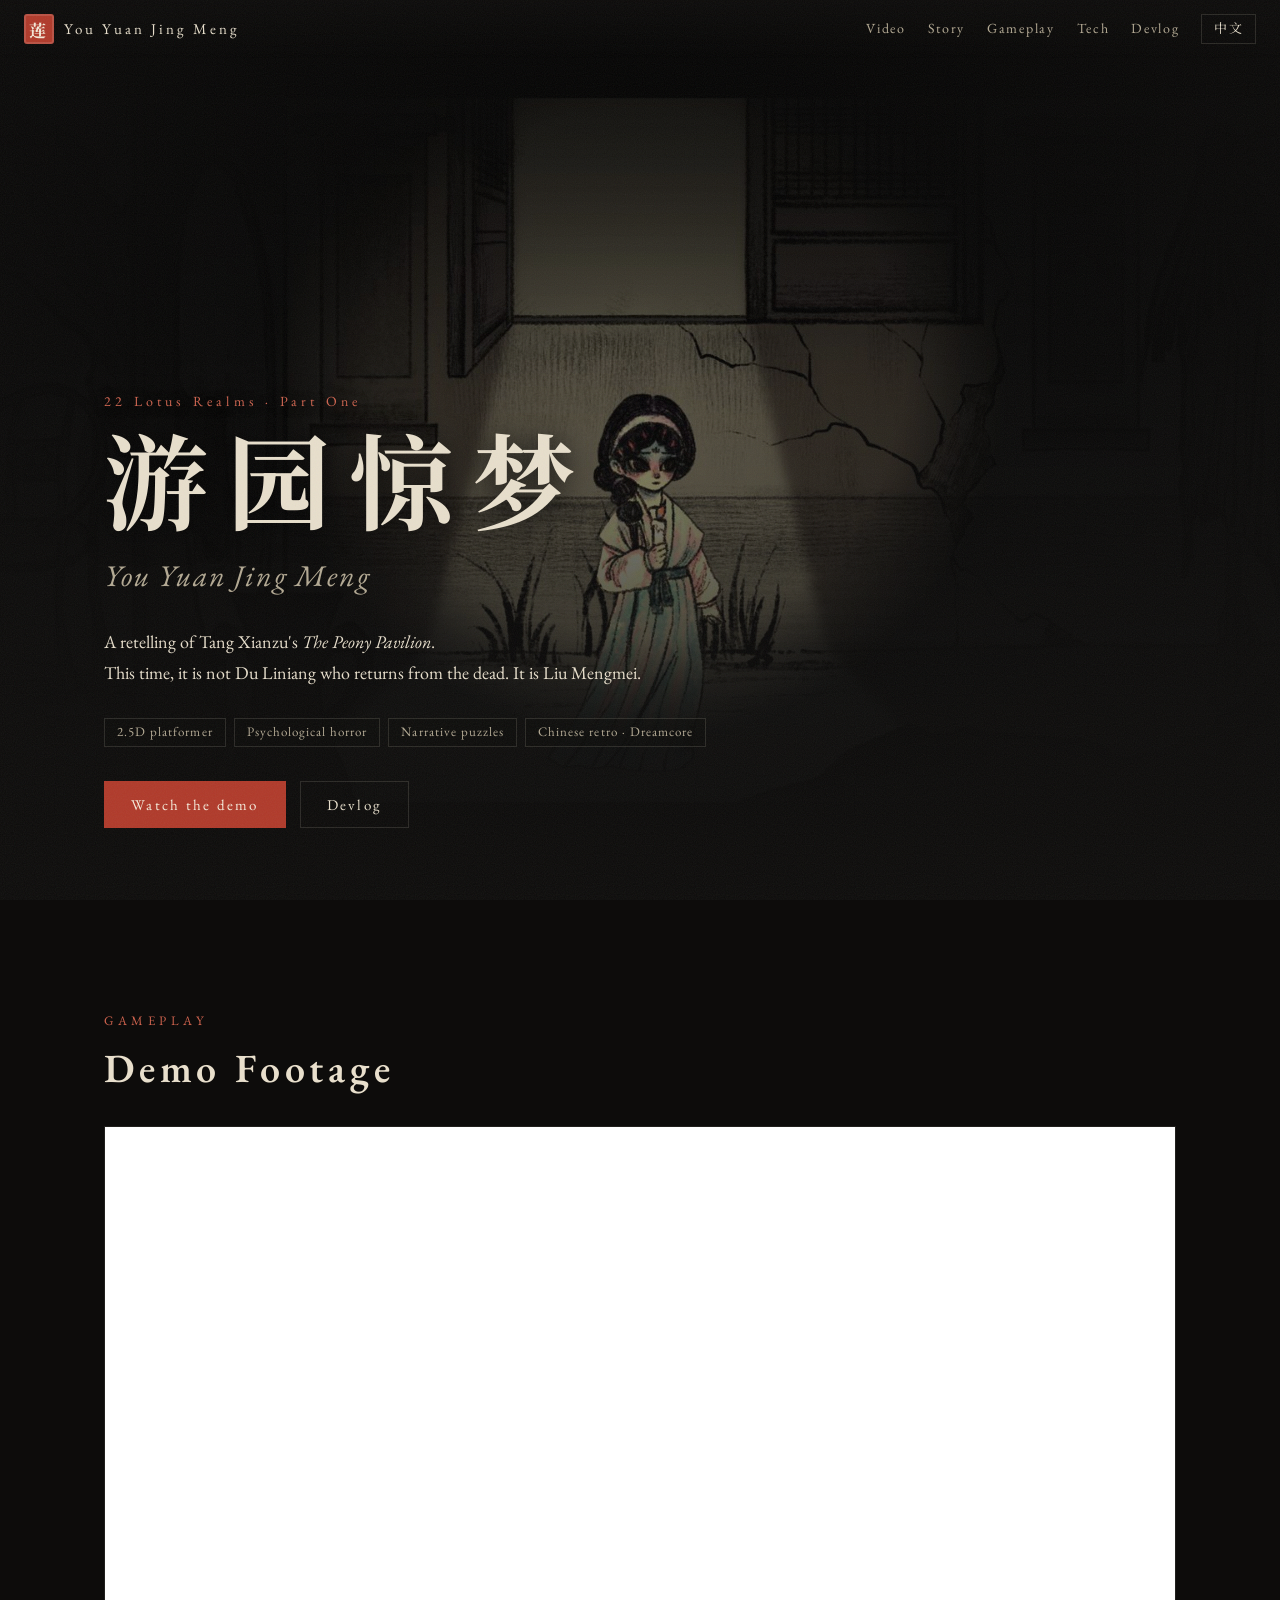
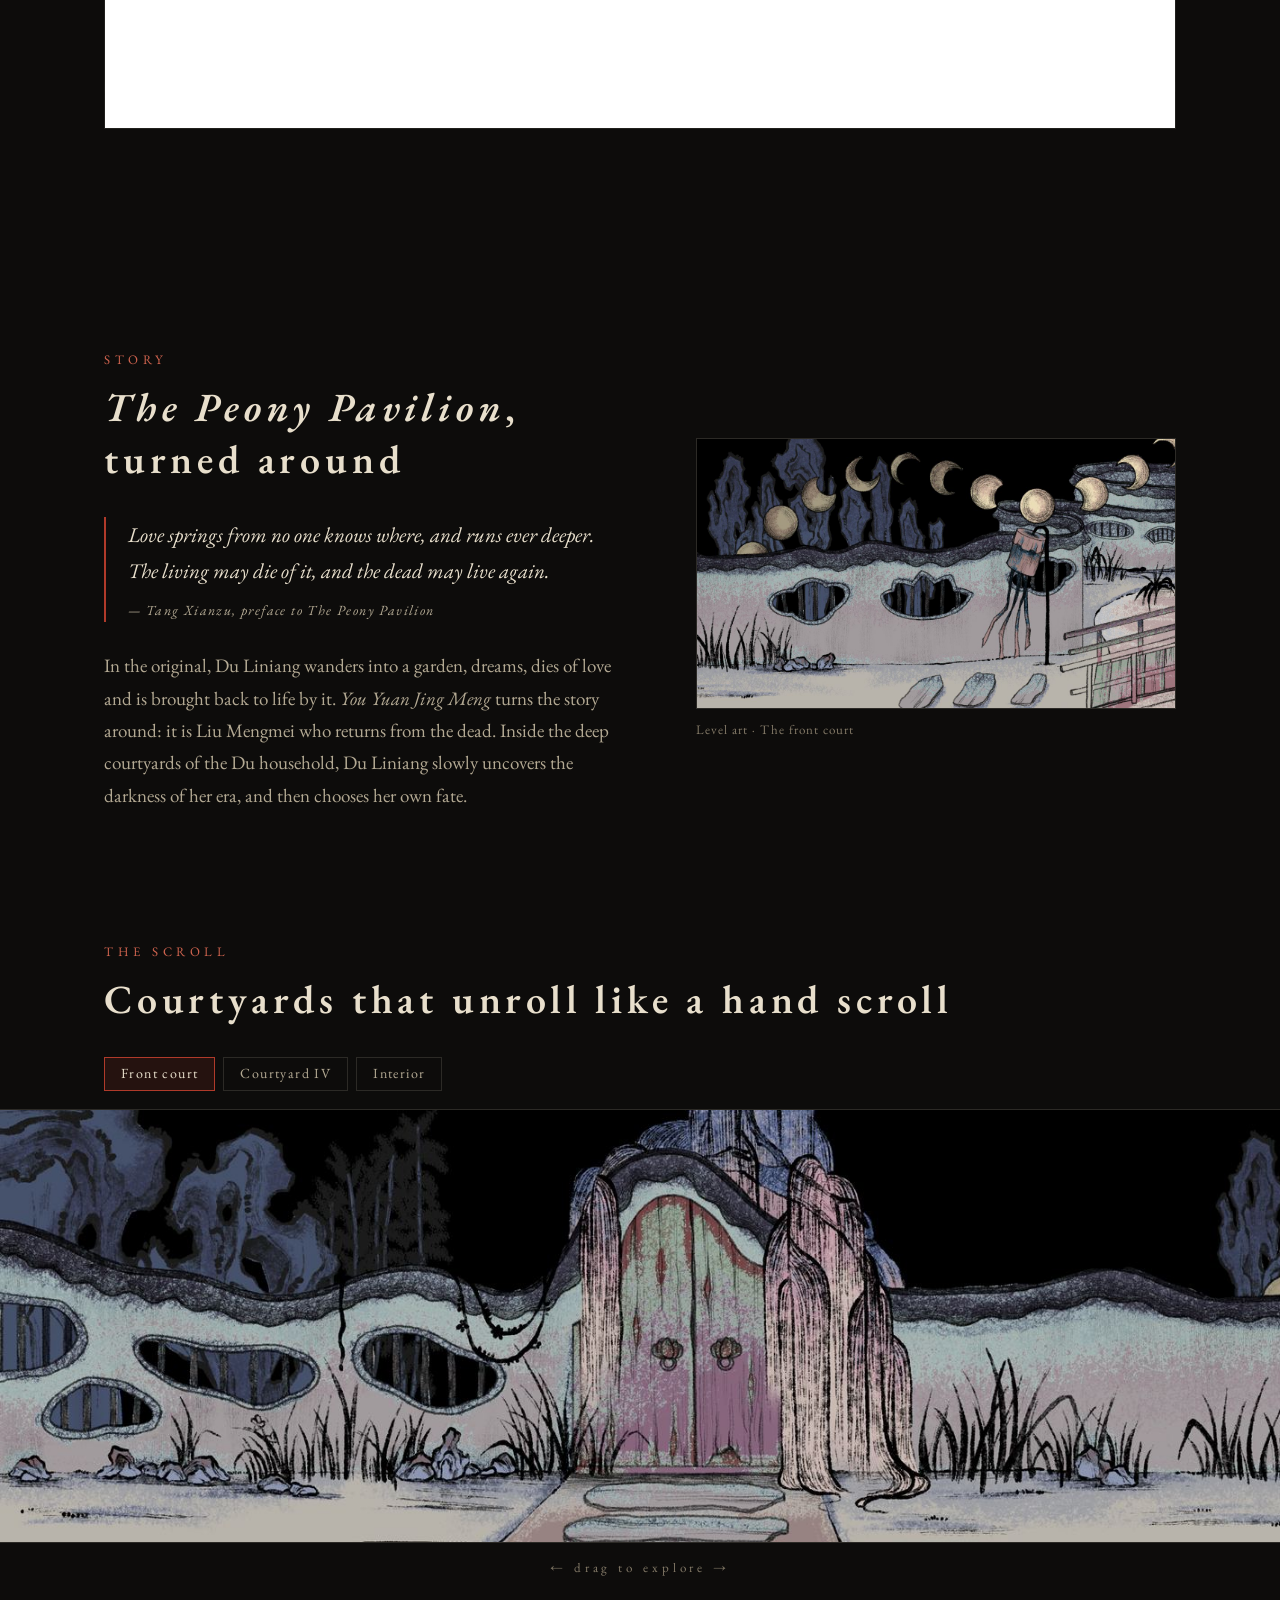
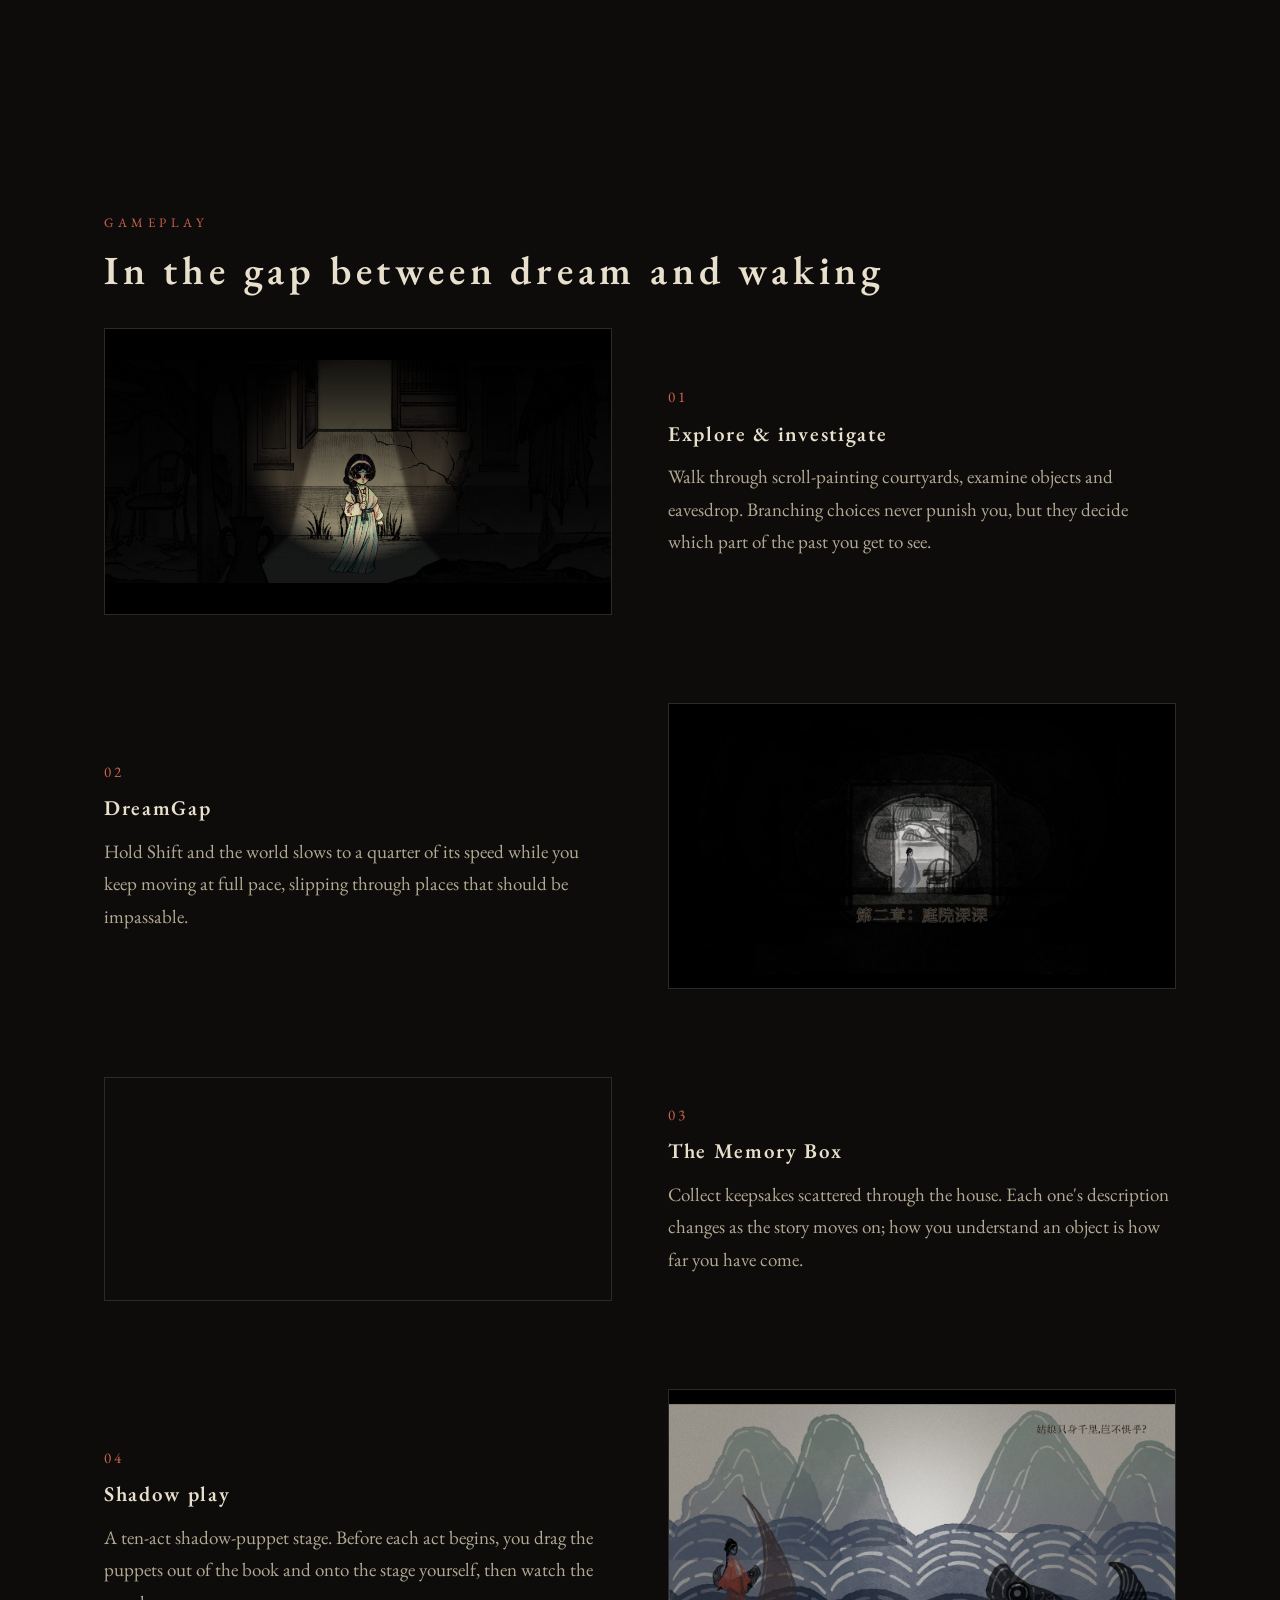
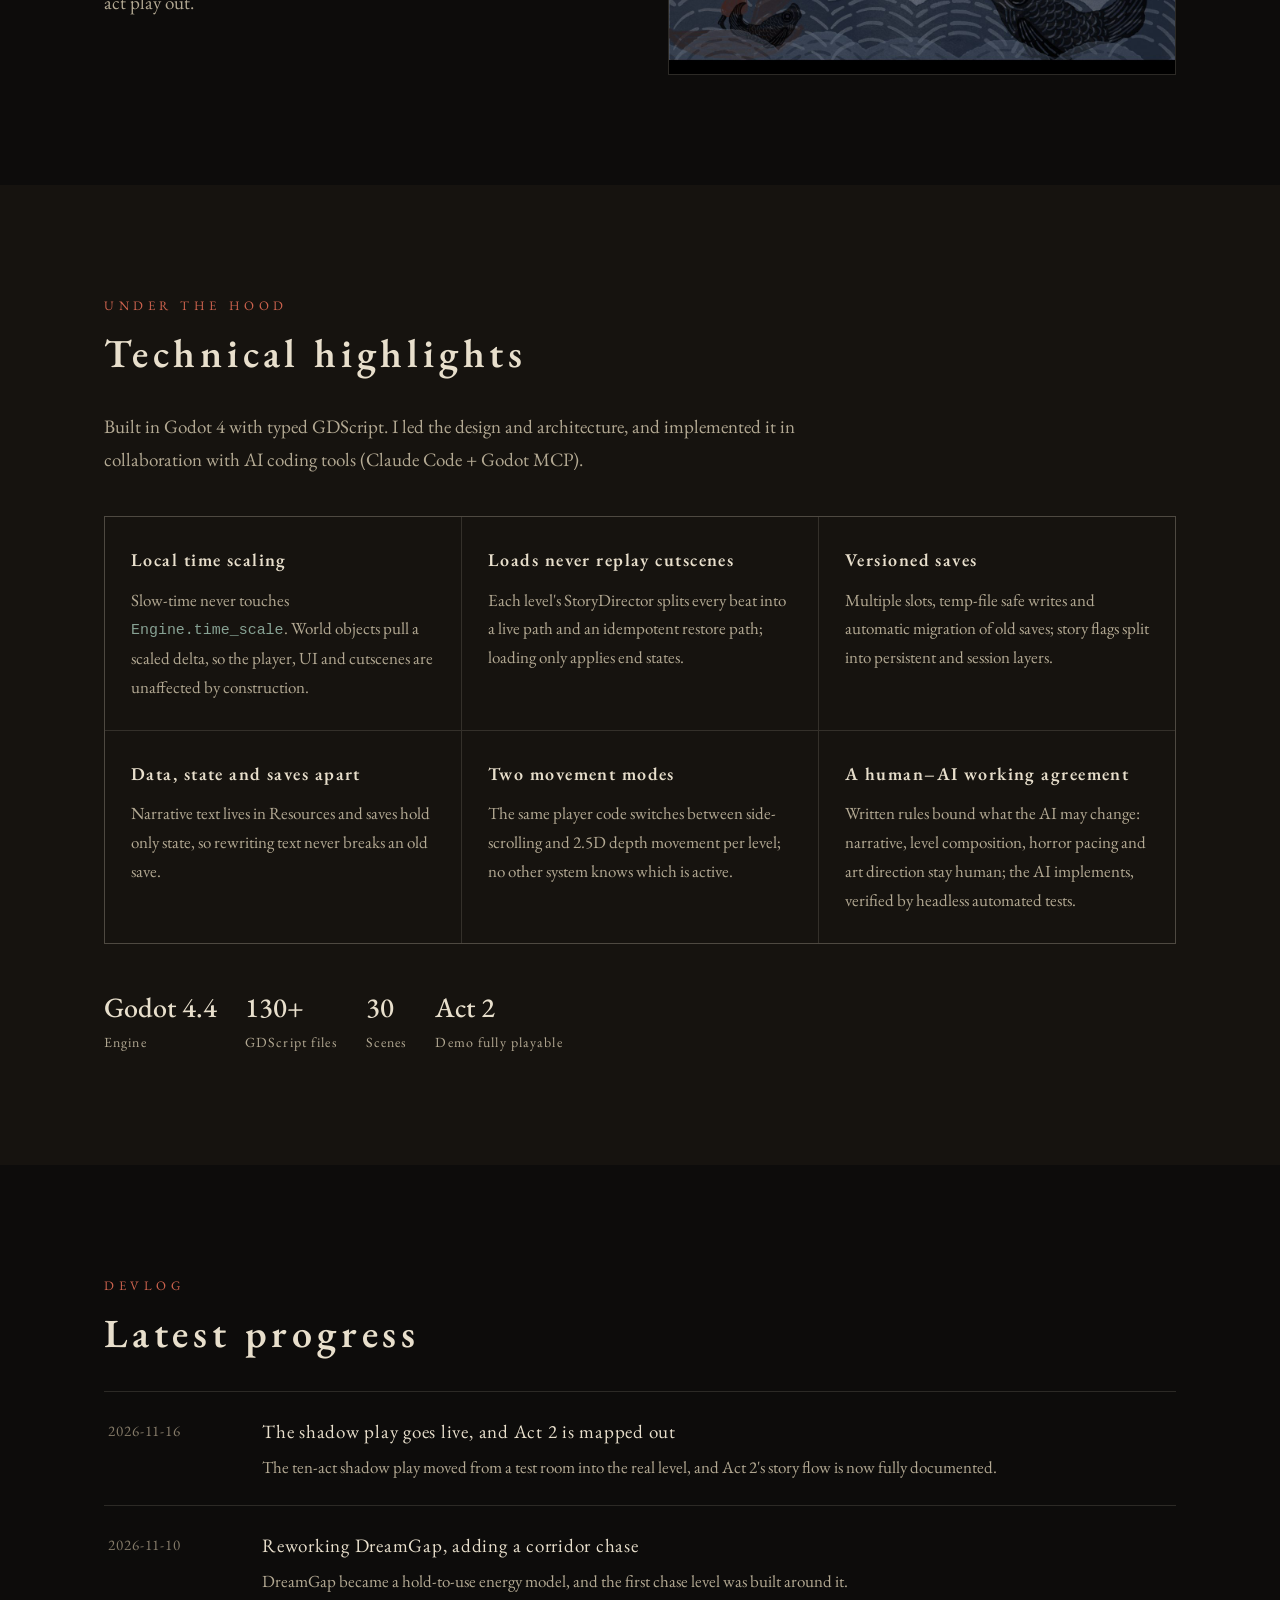
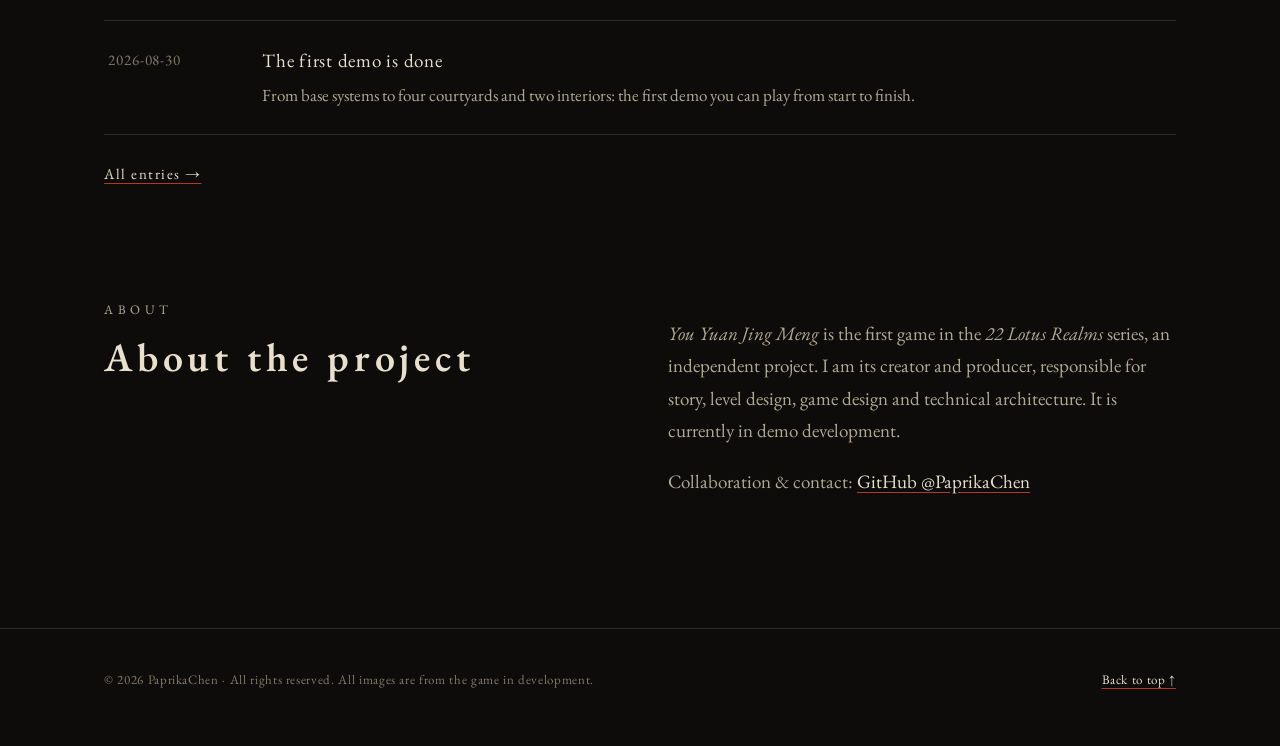
<file: index.html>
<!doctype html>
<html lang="zh-CN">
<head>
  <meta charset="utf-8">
  <meta name="viewport" content="width=device-width, initial-scale=1">
  <title>游园惊梦 · You Yuan Jing Meng</title>
  <meta name="description" content="《二十二莲境》系列第一部。取材自《牡丹亭》的 2.5D 中式心理恐怖叙事解谜游戏。A 2.5D Chinese psychological horror game inspired by The Peony Pavilion.">
  <meta property="og:title" content="游园惊梦 · You Yuan Jing Meng">
  <meta property="og:description" content="2.5D 中式心理恐怖叙事解谜游戏 · A 2.5D Chinese psychological horror game">
  <meta property="og:image" content="assets/img/og.jpg">
  <meta property="og:type" content="website">
  <meta name="theme-color" content="#0d0c0b">
  <link rel="icon" href="data:image/svg+xml,%3Csvg xmlns='http://www.w3.org/2000/svg' viewBox='0 0 32 32'%3E%3Crect width='32' height='32' rx='4' fill='%23b03a2a'/%3E%3Ctext x='16' y='23' font-size='20' text-anchor='middle' fill='%23f4e9d8' font-family='serif'%3E莲%3C/text%3E%3C/svg%3E">
  <link rel="preconnect" href="https://fonts.googleapis.com">
  <link rel="preconnect" href="https://fonts.gstatic.com" crossorigin>
  <!-- 网络字体不阻塞渲染：连不上 Google（如中国大陆）时直接使用系统宋体 -->
  <link rel="stylesheet" href="https://fonts.googleapis.com/css2?family=EB+Garamond:ital,wght@0,400;0,500;1,400&family=Noto+Serif+SC:wght@400;600;700&display=swap" media="print" onload="this.media='all'">
  <noscript><link rel="stylesheet" href="https://fonts.googleapis.com/css2?family=EB+Garamond:ital,wght@0,400;0,500;1,400&family=Noto+Serif+SC:wght@400;600;700&display=swap"></noscript>
  <link rel="stylesheet" href="assets/style.css">
  <script src="assets/site.js"></script>
</head>
<body>

<nav class="nav">
  <a class="brand" href="#top"><span class="seal">莲</span><span class="zh">游园惊梦</span><span class="en">You Yuan Jing Meng</span></a>
  <div class="nav-right">
    <ul>
      <li><a href="#video"><span class="zh">影像</span><span class="en">Video</span></a></li>
      <li><a href="#story"><span class="zh">故事</span><span class="en">Story</span></a></li>
      <li><a href="#play"><span class="zh">玩法</span><span class="en">Gameplay</span></a></li>
      <li><a href="#tech"><span class="zh">技术</span><span class="en">Tech</span></a></li>
      <li><a href="#devlog"><span class="zh">开发日志</span><span class="en">Devlog</span></a></li>
    </ul>
    <button class="lang-toggle" type="button" aria-label="Switch language"><span class="zh">EN</span><span class="en">中文</span></button>
  </div>
</nav>

<header class="hero" id="top">
  <div class="wrap">
    <p class="series"><span class="zh">《二十二莲境》系列 · 第一部</span><span class="en">22 Lotus Realms · Part One</span></p>
    <h1>游园惊梦</h1>
    <p class="en-title">You Yuan Jing Meng</p>
    <p class="tagline">
      <span class="zh">取材自汤显祖《牡丹亭》。<br>这一次，死而复生的不是杜丽娘，而是柳梦梅。</span>
      <span class="en">A retelling of Tang Xianzu's <em>The Peony Pavilion</em>.<br>This time, it is not Du Liniang who returns from the dead. It is Liu Mengmei.</span>
    </p>
    <ul class="tags">
      <li><span class="zh">2.5D 平台跳跃</span><span class="en">2.5D platformer</span></li>
      <li><span class="zh">心理恐怖</span><span class="en">Psychological horror</span></li>
      <li><span class="zh">叙事解谜</span><span class="en">Narrative puzzles</span></li>
      <li><span class="zh">中式复古 · 梦核</span><span class="en">Chinese retro · Dreamcore</span></li>
    </ul>
    <div class="actions">
      <a class="btn" href="#video"><span class="zh">观看实机演示</span><span class="en">Watch the demo</span></a>
      <a class="btn ghost" href="#devlog"><span class="zh">开发日志</span><span class="en">Devlog</span></a>
    </div>
  </div>
</header>

<main>

<section id="video">
  <div class="wrap reveal">
    <p class="kicker"><span class="zh">影像</span><span class="en">Gameplay</span></p>
    <h2><span class="zh">实机演示</span><span class="en">Demo Footage</span></h2>
    <div class="video-frame" id="video-frame">
      <div class="soon"><span class="zh">演示视频即将上线</span><span class="en">Gameplay video coming soon</span></div>
    </div>
  </div>
</section>

<section id="story">
  <div class="wrap story reveal">
    <div>
      <p class="kicker"><span class="zh">故事</span><span class="en">Story</span></p>
      <h2><span class="zh">一部反过来的《牡丹亭》</span><span class="en"><em>The Peony Pavilion</em>, turned around</span></h2>
      <blockquote>
        <span class="zh">情不知所起，一往而深。<br>生者可以死，死可以生。<br><small class="dim">——汤显祖《牡丹亭·题词》</small></span>
        <span class="en">Love springs from no one knows where, and runs ever deeper.<br>The living may die of it, and the dead may live again.<br><small class="dim">— Tang Xianzu, preface to <em>The Peony Pavilion</em></small></span>
      </blockquote>
      <p class="dim">
        <span class="zh">在原作里，杜丽娘游园入梦，因情而死，又因情复生。《游园惊梦》把这个故事反了过来：死而复生的是柳梦梅。而杜丽娘要在杜府深宅里，一点点揭开那个时代的黑幕，然后选择自己的命运。</span>
        <span class="en">In the original, Du Liniang wanders into a garden, dreams, dies of love and is brought back to life by it. <em>You Yuan Jing Meng</em> turns the story around: it is Liu Mengmei who returns from the dead. Inside the deep courtyards of the Du household, Du Liniang slowly uncovers the darkness of her era, and then chooses her own fate.</span>
      </p>
    </div>
    <figure>
      <img src="assets/img/courtyard-moons.jpg" alt="院墙上的月相与拱桥 / Moon phases above the courtyard wall and an arched bridge" loading="lazy" width="1280" height="720">
      <figcaption><span class="zh">关卡背景 · 前院</span><span class="en">Level art · The front court</span></figcaption>
    </figure>
  </div>
</section>

<section id="scroll" style="padding-top:0">
  <div class="wrap reveal">
    <p class="kicker"><span class="zh">长卷</span><span class="en">The Scroll</span></p>
    <h2><span class="zh">院落如画卷展开</span><span class="en">Courtyards that unroll like a hand scroll</span></h2>
    <div class="scroll-tabs" role="tablist">
      <button type="button" role="tab" aria-selected="true" data-src="assets/img/scroll-courtyard_01.jpg"><span class="zh">前院</span><span class="en">Front court</span></button>
      <button type="button" role="tab" aria-selected="false" data-src="assets/img/scroll-courtyard_04.jpg"><span class="zh">院落 · 四</span><span class="en">Courtyard IV</span></button>
      <button type="button" role="tab" aria-selected="false" data-src="assets/img/scroll-interior_01.jpg"><span class="zh">内室</span><span class="en">Interior</span></button>
    </div>
  </div>
  <div class="panorama" id="panorama">
    <img src="assets/img/scroll-courtyard_01.jpg" alt="关卡全景背景 / Full level panorama" draggable="false">
  </div>
  <p class="scroll-hint"><span class="zh">← 拖动查看 →</span><span class="en">← drag to explore →</span></p>
</section>

<section id="play">
  <div class="wrap">
    <p class="kicker reveal"><span class="zh">玩法</span><span class="en">Gameplay</span></p>
    <h2 class="reveal"><span class="zh">在梦与现实的缝隙里</span><span class="en">In the gap between dream and waking</span></h2>

    <div class="feature reveal">
      <div class="feature-img"><img src="assets/img/hero.jpg" alt="" loading="lazy" width="1920" height="1080"></div>
      <div>
        <div class="num">01</div>
        <h3><span class="zh">探索与调查</span><span class="en">Explore &amp; investigate</span></h3>
        <p><span class="zh">在长卷式的院落中前行，调查物件、偷听对话。分支选择不会惩罚你，但会决定你看见哪一部分过去。</span><span class="en">Walk through scroll-painting courtyards, examine objects and eavesdrop. Branching choices never punish you, but they decide which part of the past you get to see.</span></p>
      </div>
    </div>

    <div class="feature reveal">
      <div class="feature-img"><img src="assets/img/chapter-title.jpg" alt="" loading="lazy" width="1280" height="720"></div>
      <div>
        <div class="num">02</div>
        <h3><span class="zh">梦隙</span><span class="en">DreamGap</span></h3>
        <p><span class="zh">按住 Shift，世界慢到原来的四分之一，而你仍以正常速度行动——从原本无法通过的地方穿过去。</span><span class="en">Hold Shift and the world slows to a quarter of its speed while you keep moving at full pace, slipping through places that should be impassable.</span></p>
      </div>
    </div>

    <div class="feature reveal">
      <div class="feature-img cg-cycle" role="img" aria-label="定格动画 CG / Stop-motion CG">
        <img src="assets/img/cg-1.jpg" alt="" loading="lazy" width="1280" height="563">
        <img src="assets/img/cg-2.jpg" alt="" loading="lazy" width="1280" height="563">
        <img src="assets/img/cg-3.jpg" alt="" loading="lazy" width="1280" height="563">
      </div>
      <div>
        <div class="num">03</div>
        <h3><span class="zh">梦奁 · 记忆信物</span><span class="en">The Memory Box</span></h3>
        <p><span class="zh">收集散落在院中的信物。同一件信物会随着剧情改变它的描述——你对它的理解，就是故事的进度。</span><span class="en">Collect keepsakes scattered through the house. Each one's description changes as the story moves on; how you understand an object is how far you have come.</span></p>
      </div>
    </div>

    <div class="feature reveal">
      <div class="feature-img"><img src="assets/img/shadow-play.jpg" alt="" loading="lazy" width="1280" height="720"></div>
      <div>
        <div class="num">04</div>
        <h3><span class="zh">皮影戏</span><span class="en">Shadow play</span></h3>
        <p><span class="zh">一座十幕的皮影舞台。每一幕开演前，由你亲手把皮影从书页里拖上台，再看它演完。</span><span class="en">A ten-act shadow-puppet stage. Before each act begins, you drag the puppets out of the book and onto the stage yourself, then watch the act play out.</span></p>
      </div>
    </div>
  </div>
</section>

<section id="tech" style="background:var(--ink-2)">
  <div class="wrap reveal">
    <p class="kicker"><span class="zh">技术</span><span class="en">Under the hood</span></p>
    <h2><span class="zh">技术亮点</span><span class="en">Technical highlights</span></h2>
    <p class="lead dim" style="margin-bottom:40px">
      <span class="zh">使用 Godot 4 与静态类型 GDScript 开发。设计与架构由我主导，并与 AI 编程工具（Claude Code + Godot MCP）协作实现。</span>
      <span class="en">Built in Godot 4 with typed GDScript. I led the design and architecture, and implemented it in collaboration with AI coding tools (Claude Code + Godot MCP).</span>
    </p>
    <div class="tech-grid">
      <div class="tech-card">
        <h3><span class="zh">局部时间缩放</span><span class="en">Local time scaling</span></h3>
        <p><span class="zh">减速从不修改 <code>Engine.time_scale</code>。世界对象主动拉取缩放后的 delta，玩家、UI 与演出天然不受影响。</span><span class="en">Slow-time never touches <code>Engine.time_scale</code>. World objects pull a scaled delta, so the player, UI and cutscenes are unaffected by construction.</span></p>
      </div>
      <div class="tech-card">
        <h3><span class="zh">读档不重播演出</span><span class="en">Loads never replay cutscenes</span></h3>
        <p><span class="zh">每个关卡的 StoryDirector 把剧情节点拆成“现场演出”与“幂等恢复”两条链路，读档只摆出终态。</span><span class="en">Each level's StoryDirector splits every beat into a live path and an idempotent restore path; loading only applies end states.</span></p>
      </div>
      <div class="tech-card">
        <h3><span class="zh">版本化存档</span><span class="en">Versioned saves</span></h3>
        <p><span class="zh">多存档槽、临时文件安全写入、旧存档自动迁移；剧情 Flag 分为持久层与会话层。</span><span class="en">Multiple slots, temp-file safe writes and automatic migration of old saves; story flags split into persistent and session layers.</span></p>
      </div>
      <div class="tech-card">
        <h3><span class="zh">数据 / 状态 / 存档三分</span><span class="en">Data, state and saves apart</span></h3>
        <p><span class="zh">叙事文案存在 Resource 里，存档只记录状态——文案改多少遍都不会破坏旧存档。</span><span class="en">Narrative text lives in Resources and saves hold only state, so rewriting text never breaks an old save.</span></p>
      </div>
      <div class="tech-card">
        <h3><span class="zh">双移动模式</span><span class="en">Two movement modes</span></h3>
        <p><span class="zh">同一套玩家代码由关卡配置在横版与 2.5D 纵深之间切换，其他系统完全不感知。</span><span class="en">The same player code switches between side-scrolling and 2.5D depth movement per level; no other system knows which is active.</span></p>
      </div>
      <div class="tech-card">
        <h3><span class="zh">人与 AI 的分工规范</span><span class="en">A human–AI working agreement</span></h3>
        <p><span class="zh">用规范文档约束 AI 的修改边界：叙事、关卡构成、恐怖节奏与美术方向由人决定；AI 负责实现，并用 headless 自动化测试验证。</span><span class="en">Written rules bound what the AI may change: narrative, level composition, horror pacing and art direction stay human; the AI implements, verified by headless automated tests.</span></p>
      </div>
    </div>
    <div class="stack">
      <div><b>Godot 4.4</b><span class="zh">引擎</span><span class="en">Engine</span></div>
      <div><b>130+</b><span class="zh">GDScript 脚本</span><span class="en">GDScript files</span></div>
      <div><b>30</b><span class="zh">场景</span><span class="en">Scenes</span></div>
      <div><b>Act 2</b><span class="zh">Demo 可完整游玩</span><span class="en">Demo fully playable</span></div>
    </div>
  </div>
</section>

<section id="devlog">
  <div class="wrap reveal">
    <p class="kicker"><span class="zh">开发日志</span><span class="en">Devlog</span></p>
    <h2><span class="zh">最近的进展</span><span class="en">Latest progress</span></h2>
    <ul class="posts" id="post-list" data-limit="3"></ul>
    <a class="more-link" href="devlog.html"><span class="zh">全部日志 →</span><span class="en">All entries →</span></a>
  </div>
</section>

<section id="about" style="padding-top:0">
  <div class="wrap about reveal">
    <div>
      <p class="kicker"><span class="zh">关于</span><span class="en">About</span></p>
      <h2><span class="zh">关于这个项目</span><span class="en">About the project</span></h2>
    </div>
    <div>
      <p>
        <span class="zh">《游园惊梦》是《二十二莲境》系列的第一部，一个独立游戏项目，由我担任主创与制作人，负责剧情、关卡、设计与技术架构，目前处于 Demo 开发阶段。</span>
        <span class="en"><em>You Yuan Jing Meng</em> is the first game in the <em>22 Lotus Realms</em> series, an independent project. I am its creator and producer, responsible for story, level design, game design and technical architecture. It is currently in demo development.</span>
      </p>
      <p>
        <span class="zh">合作与联系：</span><span class="en">Collaboration &amp; contact: </span>
        <a href="https://github.com/PaprikaChen" rel="noopener">GitHub @PaprikaChen</a>
      </p>
    </div>
  </div>
</section>

</main>

<footer>
  <div class="wrap">
    <span>© 2026 PaprikaChen · <span class="zh">保留所有权利。本站所有图像均为游戏开发中画面。</span><span class="en">All rights reserved. All images are from the game in development.</span></span>
    <a href="#top"><span class="zh">回到顶部 ↑</span><span class="en">Back to top ↑</span></a>
  </div>
</footer>

</body>
</html>
</file>
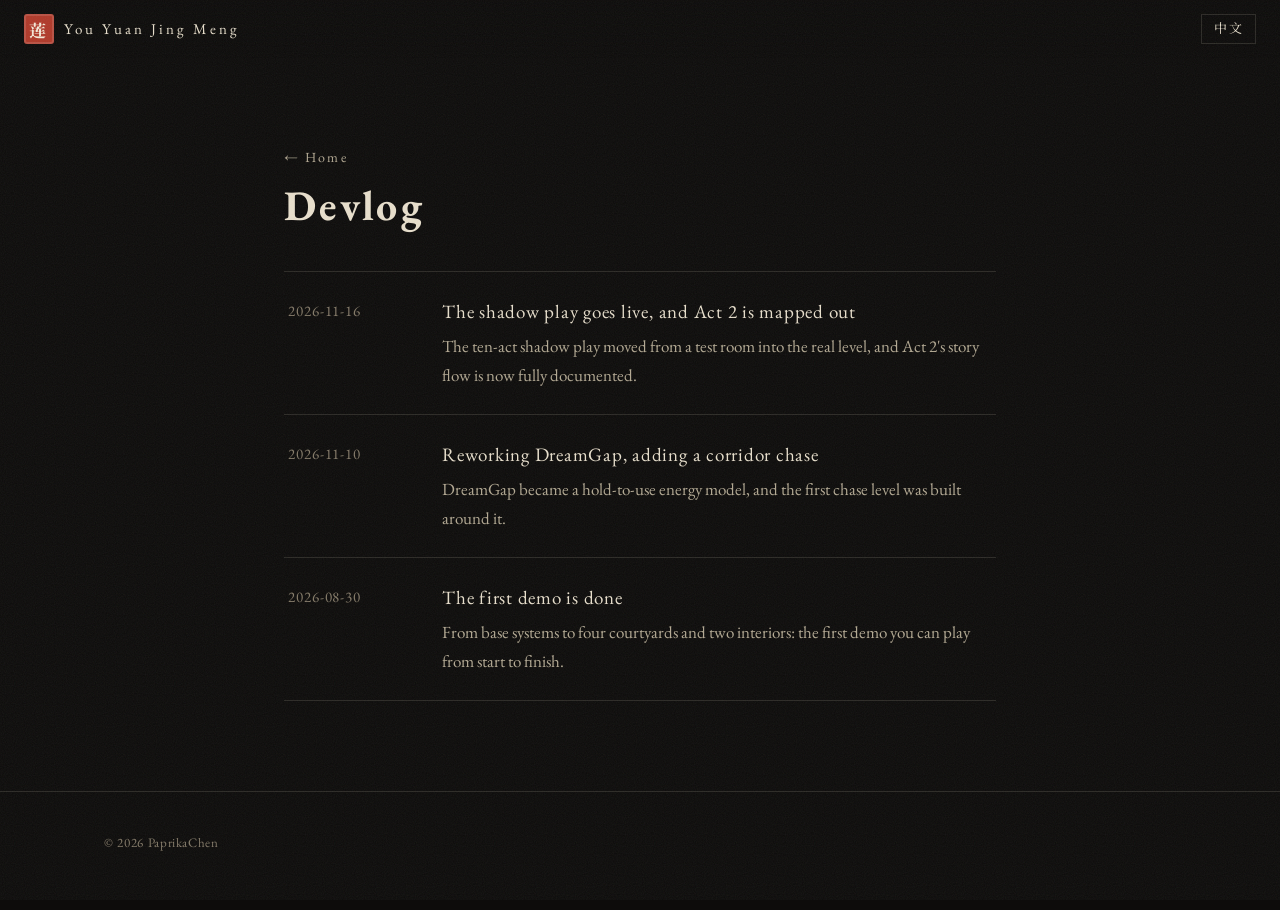
<file: devlog.html>
<!doctype html>
<html lang="zh-CN">
<head>
  <meta charset="utf-8">
  <meta name="viewport" content="width=device-width, initial-scale=1">
  <title>开发日志 · 游园惊梦</title>
  <meta name="description" content="《游园惊梦》开发日志 · You Yuan Jing Meng devlog">
  <meta name="theme-color" content="#0d0c0b">
  <link rel="icon" href="data:image/svg+xml,%3Csvg xmlns='http://www.w3.org/2000/svg' viewBox='0 0 32 32'%3E%3Crect width='32' height='32' rx='4' fill='%23b03a2a'/%3E%3Ctext x='16' y='23' font-size='20' text-anchor='middle' fill='%23f4e9d8' font-family='serif'%3E莲%3C/text%3E%3C/svg%3E">
  <link rel="preconnect" href="https://fonts.googleapis.com">
  <link rel="preconnect" href="https://fonts.gstatic.com" crossorigin>
  <!-- 网络字体不阻塞渲染：连不上 Google（如中国大陆）时直接使用系统宋体 -->
  <link rel="stylesheet" href="https://fonts.googleapis.com/css2?family=EB+Garamond:ital,wght@0,400;0,500;1,400&family=Noto+Serif+SC:wght@400;600;700&display=swap" media="print" onload="this.media='all'">
  <noscript><link rel="stylesheet" href="https://fonts.googleapis.com/css2?family=EB+Garamond:ital,wght@0,400;0,500;1,400&family=Noto+Serif+SC:wght@400;600;700&display=swap"></noscript>
  <link rel="stylesheet" href="assets/style.css">
  <script src="assets/site.js"></script>
</head>
<body>
<nav class="nav solid">
  <a class="brand" href="index.html"><span class="seal">莲</span><span class="zh">游园惊梦</span><span class="en">You Yuan Jing Meng</span></a>
  <div class="nav-right">
    <button class="lang-toggle" type="button" aria-label="Switch language"><span class="zh">EN</span><span class="en">中文</span></button>
  </div>
</nav>
<main class="article">
  <div class="wrap">
    <a class="back" href="index.html"><span class="zh">← 返回首页</span><span class="en">← Home</span></a>
    <h1><span class="zh">开发日志</span><span class="en">Devlog</span></h1>
    <ul class="posts" id="post-list"></ul>
  </div>
</main>
<footer><div class="wrap"><span>© 2026 PaprikaChen</span></div></footer>
</body>
</html>
</file>
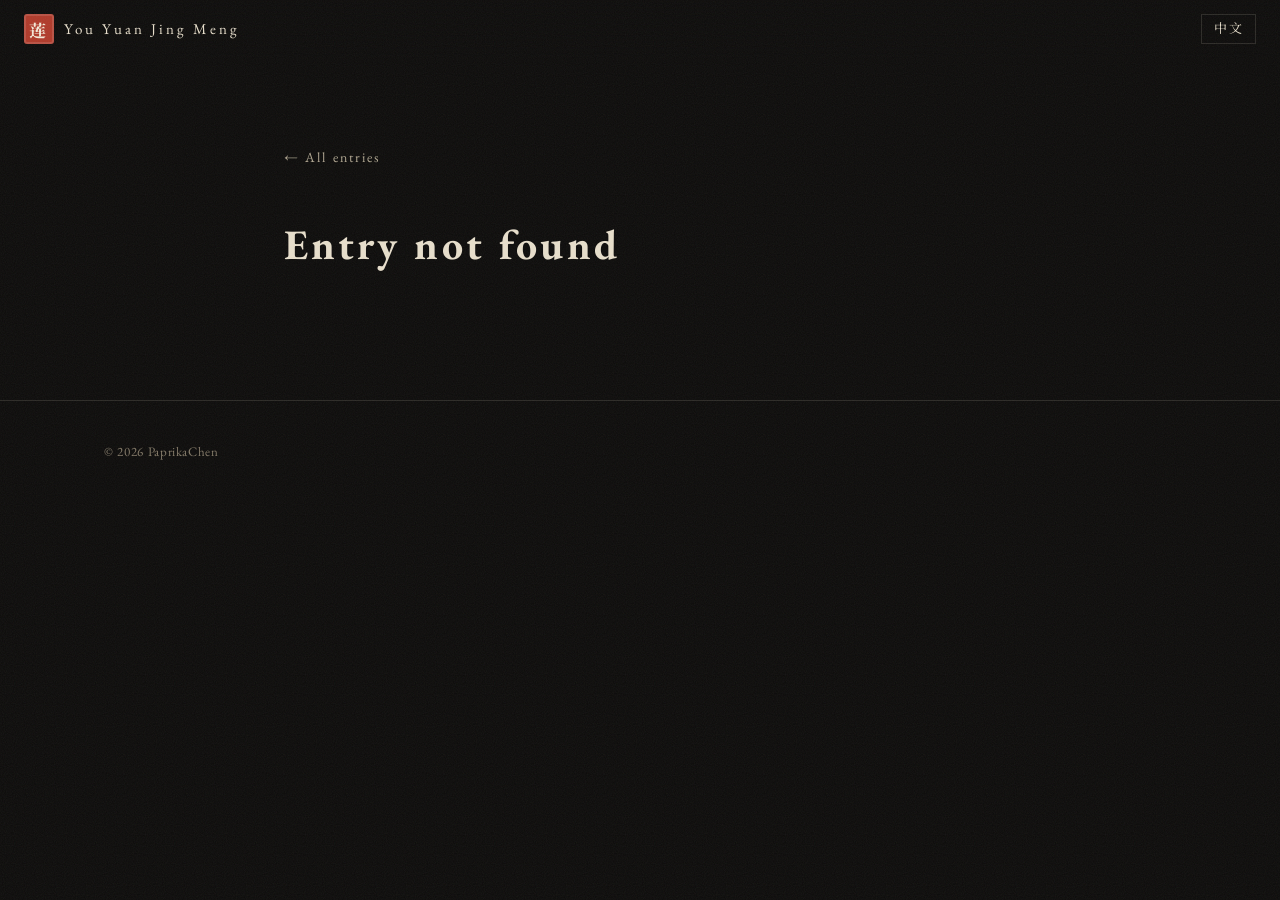
<file: post.html>
<!doctype html>
<html lang="zh-CN">
<head>
  <meta charset="utf-8">
  <meta name="viewport" content="width=device-width, initial-scale=1">
  <title>开发日志 · 游园惊梦</title>
  <meta name="theme-color" content="#0d0c0b">
  <link rel="icon" href="data:image/svg+xml,%3Csvg xmlns='http://www.w3.org/2000/svg' viewBox='0 0 32 32'%3E%3Crect width='32' height='32' rx='4' fill='%23b03a2a'/%3E%3Ctext x='16' y='23' font-size='20' text-anchor='middle' fill='%23f4e9d8' font-family='serif'%3E莲%3C/text%3E%3C/svg%3E">
  <link rel="preconnect" href="https://fonts.googleapis.com">
  <link rel="preconnect" href="https://fonts.gstatic.com" crossorigin>
  <!-- 网络字体不阻塞渲染：连不上 Google（如中国大陆）时直接使用系统宋体 -->
  <link rel="stylesheet" href="https://fonts.googleapis.com/css2?family=EB+Garamond:ital,wght@0,400;0,500;1,400&family=Noto+Serif+SC:wght@400;600;700&display=swap" media="print" onload="this.media='all'">
  <noscript><link rel="stylesheet" href="https://fonts.googleapis.com/css2?family=EB+Garamond:ital,wght@0,400;0,500;1,400&family=Noto+Serif+SC:wght@400;600;700&display=swap"></noscript>
  <link rel="stylesheet" href="assets/style.css">
  <script src="assets/vendor/marked.min.js"></script>
  <script src="assets/site.js"></script>
</head>
<body>
<nav class="nav solid">
  <a class="brand" href="index.html"><span class="seal">莲</span><span class="zh">游园惊梦</span><span class="en">You Yuan Jing Meng</span></a>
  <div class="nav-right">
    <button class="lang-toggle" type="button" aria-label="Switch language"><span class="zh">EN</span><span class="en">中文</span></button>
  </div>
</nav>
<main class="article">
  <div class="wrap">
    <a class="back" href="devlog.html"><span class="zh">← 全部日志</span><span class="en">← All entries</span></a>
    <p class="post-date" id="post-date" style="margin-top:28px"></p>
    <h1 id="post-title"></h1>
    <div class="body" id="post-body"></div>
  </div>
</main>
<footer><div class="wrap"><span>© 2026 PaprikaChen</span></div></footer>
<script>
(async () => {
  const slug = new URLSearchParams(location.search).get("p") || "";
  const titleEl = document.getElementById("post-title");
  const bodyEl = document.getElementById("post-body");
  const dateEl = document.getElementById("post-date");
  let post = null;
  try {
    post = (await loadPosts()).find((p) => p.slug === slug);
  } catch (e) { /* handled below */ }
  if (!post || !/^[\w-]+$/.test(slug)) {
    titleEl.innerHTML = '<span class="zh">找不到这篇日志</span><span class="en">Entry not found</span>';
    return;
  }
  const cache = {};
  async function fetchMd(lang) {
    if (lang in cache) return cache[lang];
    const res = await fetch(`devlog/${slug}.${lang}.md`, { cache: "no-cache" });
    cache[lang] = res.ok ? await res.text() : null;
    return cache[lang];
  }
  async function render() {
    const lang = currentLang();
    const other = lang === "zh" ? "en" : "zh";
    const md = (await fetchMd(lang)) ?? (await fetchMd(other)) ?? "";
    dateEl.textContent = post.date;
    titleEl.textContent = post.title[lang] || post.title[other];
    document.title = `${titleEl.textContent} · ${lang === "en" ? "You Yuan Jing Meng" : "游园惊梦"}`;
    bodyEl.innerHTML = window.marked ? marked.parse(md) : `<pre>${escapeHtml(md)}</pre>`;
    bodyEl.querySelectorAll("img").forEach((img) => (img.loading = "lazy"));
  }
  render();
  document.addEventListener("langchange", render);
})();
</script>
</body>
</html>
</file>
<file: assets/style.css>
:root {
  --ink: #0d0c0b;
  --ink-2: #16130f;
  --ink-3: #221d17;
  --paper: #e8dfcc;
  --paper-dim: #b3a993;
  --muted: #847a68;
  --seal: #b03a2a;
  --seal-soft: #d0644f;
  --jade: #87a294;
  --line: rgba(232, 223, 204, 0.14);
  --serif-zh: "Noto Serif SC", "Source Han Serif SC", "Noto Serif CJK SC", "Songti SC", "STSong", "SimSun", serif;
  --serif-en: "EB Garamond", "Noto Serif SC", Georgia, serif;
  --max: 1120px;
  color-scheme: dark;
}

* { box-sizing: border-box; }
html { scroll-behavior: smooth; }
body {
  margin: 0;
  background: var(--ink);
  color: var(--paper);
  font-family: var(--serif-zh);
  font-size: 17px;
  line-height: 1.85;
  -webkit-font-smoothing: antialiased;
  overflow-x: hidden;
}
html[lang="en"] body { font-family: var(--serif-en); font-size: 19px; line-height: 1.7; }

/* film grain */
body::after {
  content: "";
  position: fixed; inset: 0;
  pointer-events: none;
  z-index: 100;
  opacity: 0.07;
  background-image: url("data:image/svg+xml,%3Csvg xmlns='http://www.w3.org/2000/svg' width='160' height='160'%3E%3Cfilter id='n'%3E%3CfeTurbulence type='fractalNoise' baseFrequency='0.9' numOctaves='2' stitchTiles='stitch'/%3E%3C/filter%3E%3Crect width='100%25' height='100%25' filter='url(%23n)'/%3E%3C/svg%3E");
}

/* language switching */
html[lang="en"] .zh { display: none !important; }
html[lang^="zh"] .en { display: none !important; }

a { color: var(--paper); text-decoration-color: var(--seal); text-underline-offset: 4px; }
a:hover { color: var(--seal-soft); }
img { max-width: 100%; height: auto; display: block; }

.wrap { width: 100%; max-width: var(--max); margin: 0 auto; padding: 0 24px; }
@media (max-width: 640px) { .wrap { padding: 0 16px; } }

/* ---------- nav ---------- */
.nav {
  position: fixed; top: 0; left: 0; right: 0;
  z-index: 50;
  display: flex; align-items: center; justify-content: space-between;
  padding: 14px 24px;
  background: linear-gradient(to bottom, rgba(13,12,11,0.85), rgba(13,12,11,0));
  transition: background 0.3s;
}
.nav.solid { background: rgba(13,12,11,0.92); backdrop-filter: blur(6px); border-bottom: 1px solid var(--line); }
.nav .brand { display: flex; align-items: center; gap: 10px; text-decoration: none; font-size: 15px; letter-spacing: 0.2em; }
.nav ul { list-style: none; display: flex; gap: 22px; margin: 0; padding: 0; font-size: 14px; letter-spacing: 0.12em; }
.nav ul a { text-decoration: none; color: var(--paper-dim); }
.nav ul a:hover { color: var(--paper); }
.lang-toggle {
  background: none; border: 1px solid var(--line); color: var(--paper);
  font: inherit; font-size: 13px; padding: 3px 12px; cursor: pointer; letter-spacing: 0.1em;
}
.lang-toggle:hover { border-color: var(--seal); }
.nav-right { display: flex; align-items: center; gap: 22px; }
@media (max-width: 760px) { .nav ul { display: none; } .nav { padding: 12px 16px; } }

.seal {
  display: inline-grid; place-items: center;
  width: 30px; height: 30px;
  background: var(--seal); color: #f4e9d8;
  font-family: var(--serif-zh); font-size: 17px; font-weight: 700;
  border-radius: 3px; line-height: 1;
  box-shadow: inset 0 0 0 2px rgba(255,255,255,0.12);
}

/* ---------- hero ---------- */
.hero {
  position: relative; min-height: 100svh;
  display: grid; align-items: end;
  padding: 120px 0 72px;
  background: var(--ink) url("img/hero.jpg") center 40% / cover no-repeat;
}
.hero::before {
  content: ""; position: absolute; inset: 0;
  background:
    radial-gradient(ellipse at 50% 35%, rgba(13,12,11,0) 0%, rgba(13,12,11,0.55) 60%, rgba(13,12,11,0.95) 100%),
    linear-gradient(to bottom, rgba(13,12,11,0.2) 0%, rgba(13,12,11,0) 40%, var(--ink) 100%);
}
.hero .wrap { position: relative; }
.hero h1 {
  margin: 0;
  font-size: clamp(48px, 9vw, 104px);
  font-weight: 700; letter-spacing: 0.18em; line-height: 1.1;
  text-shadow: 0 2px 30px rgba(0,0,0,0.8);
}
.hero .en-title {
  font-family: var(--serif-en); font-style: italic;
  font-size: clamp(20px, 3vw, 30px); color: var(--paper-dim);
  margin: 8px 0 26px; letter-spacing: 0.06em;
}
.hero .tagline { max-width: 34em; font-size: 18px; color: var(--paper); margin: 0 0 30px; }
.tags { display: flex; flex-wrap: wrap; gap: 8px; margin: 0 0 34px; padding: 0; list-style: none; }
.tags li { border: 1px solid var(--line); padding: 2px 12px; font-size: 13px; color: var(--paper-dim); letter-spacing: 0.08em; background: rgba(13,12,11,0.5); }
.btn {
  display: inline-flex; align-items: center; gap: 10px;
  padding: 10px 26px; text-decoration: none;
  background: var(--seal); color: #f6ecdc; letter-spacing: 0.15em; font-size: 15px;
  border: 1px solid var(--seal);
}
.btn:hover { background: transparent; color: var(--seal-soft); }
.btn.ghost { background: transparent; border-color: var(--line); color: var(--paper); }
.btn.ghost:hover { border-color: var(--paper); color: var(--paper); }
.actions { display: flex; flex-wrap: wrap; gap: 14px; }

/* ---------- sections ---------- */
section { padding: 110px 0; }
@media (max-width: 640px) { section { padding: 72px 0; } }
.kicker { font-size: 13px; letter-spacing: 0.35em; color: var(--seal-soft); margin: 0 0 10px; text-transform: uppercase; }
h2 { font-size: clamp(28px, 4vw, 40px); font-weight: 600; letter-spacing: 0.12em; margin: 0 0 32px; line-height: 1.3; }
h3 { font-size: 21px; font-weight: 600; letter-spacing: 0.08em; margin: 0 0 10px; }
.lead { font-size: 19px; max-width: 38em; color: var(--paper); }
.dim { color: var(--paper-dim); }
.divider { width: 64px; height: 1px; background: var(--seal); margin: 0 0 36px; border: 0; }

/* video */
.video-frame {
  position: relative; aspect-ratio: 16 / 9; width: 100%;
  background: #000 url("img/chapter-title.jpg") center / cover;
  border: 1px solid var(--line);
}
.video-frame iframe { position: absolute; inset: 0; width: 100%; height: 100%; border: 0; }
.video-frame .soon {
  position: absolute; inset: 0; display: grid; place-items: center; text-align: center;
  background: rgba(13,12,11,0.55); color: var(--paper-dim); letter-spacing: 0.2em; font-size: 15px;
}

/* story */
.story { display: grid; grid-template-columns: 1.1fr 1fr; gap: 64px; align-items: center; }
.story blockquote {
  margin: 0 0 28px; padding: 0 0 0 22px; border-left: 2px solid var(--seal);
  font-size: 20px; line-height: 2; color: var(--paper);
}
html[lang="en"] .story blockquote { font-style: italic; font-size: 21px; line-height: 1.7; }
.story figure { margin: 0; }
.story figure img { border: 1px solid var(--line); }
figcaption { font-size: 13px; color: var(--muted); margin-top: 10px; letter-spacing: 0.08em; }
@media (max-width: 860px) { .story { grid-template-columns: 1fr; gap: 36px; } }

/* scroll panorama */
.scroll-tabs { display: flex; flex-wrap: wrap; gap: 8px; margin-bottom: 18px; }
.scroll-tabs button {
  background: none; border: 1px solid var(--line); color: var(--paper-dim);
  font: inherit; font-size: 14px; padding: 4px 16px; cursor: pointer; letter-spacing: 0.1em;
}
.scroll-tabs button[aria-selected="true"] { border-color: var(--seal); color: var(--paper); background: rgba(176,58,42,0.15); }
.panorama {
  overflow-x: auto; overflow-y: hidden;
  border-top: 1px solid var(--line); border-bottom: 1px solid var(--line);
  cursor: grab; scrollbar-color: var(--seal) var(--ink-2); scrollbar-width: thin;
  -webkit-overflow-scrolling: touch;
}
.panorama.dragging { cursor: grabbing; }
.panorama img { height: min(48vh, 480px); width: auto; max-width: none; user-select: none; -webkit-user-drag: none; }
.scroll-hint { text-align: center; color: var(--muted); font-size: 13px; letter-spacing: 0.3em; margin-top: 14px; }

/* features */
.feature { display: grid; grid-template-columns: 1fr 1fr; gap: 56px; align-items: center; margin-bottom: 88px; }
.feature:last-child { margin-bottom: 0; }
.feature:nth-child(even) .feature-img { order: 2; }
.feature-img img { border: 1px solid var(--line); width: 100%; }
.feature .num { font-family: var(--serif-en); color: var(--seal-soft); font-size: 15px; letter-spacing: 0.2em; margin-bottom: 6px; }
.feature p { color: var(--paper-dim); margin: 0; }
/* stop-motion CG: three frames shown in turn */
.cg-cycle { position: relative; aspect-ratio: 1280 / 563; border: 1px solid var(--line); overflow: hidden; }
.cg-cycle img { position: absolute; inset: 0; width: 100%; height: 100%; object-fit: cover; border: 0 !important; opacity: 0; animation: cg-frame 4.8s steps(1, end) infinite; }
.cg-cycle img:nth-child(1) { animation-delay: 0s; }
.cg-cycle img:nth-child(2) { animation-delay: 1.6s; }
.cg-cycle img:nth-child(3) { animation-delay: 3.2s; }
@keyframes cg-frame { 0% { opacity: 1; } 33.333% { opacity: 0; } 100% { opacity: 0; } }
@media (prefers-reduced-motion: reduce) {
  .cg-cycle img { animation: none; }
  .cg-cycle img:nth-child(1) { opacity: 1; }
}
@media (max-width: 860px) {
  .feature { grid-template-columns: 1fr; gap: 22px; margin-bottom: 64px; }
  .feature:nth-child(even) .feature-img { order: 0; }
}

/* tech */
.tech-grid { display: grid; grid-template-columns: repeat(3, 1fr); gap: 1px; background: var(--line); border: 1px solid var(--line); }
@media (max-width: 960px) { .tech-grid { grid-template-columns: repeat(2, 1fr); } }
@media (max-width: 600px) { .tech-grid { grid-template-columns: 1fr; } }
.tech-card { background: var(--ink-2); padding: 28px 26px; }
.tech-card h3 { font-size: 18px; }
.tech-card p { color: var(--paper-dim); margin: 0; font-size: 15px; }
html[lang="en"] .tech-card p { font-size: 17px; }
.tech-card code { font-family: ui-monospace, Consolas, monospace; font-size: 0.88em; color: var(--jade); }
.stack { display: flex; flex-wrap: wrap; gap: 28px; margin-top: 40px; color: var(--paper-dim); font-size: 14px; letter-spacing: 0.08em; }
.stack b { display: block; color: var(--paper); font-size: 28px; font-family: var(--serif-en); font-weight: 500; letter-spacing: 0; }

/* devlog list */
.posts { list-style: none; margin: 0; padding: 0; border-top: 1px solid var(--line); }
.posts li { border-bottom: 1px solid var(--line); }
.posts a { display: grid; grid-template-columns: 130px 1fr; gap: 24px; padding: 24px 4px; text-decoration: none; }
.posts a:hover { background: var(--ink-2); }
.posts a:hover .post-title { color: var(--seal-soft); }
.post-date { font-family: var(--serif-en); color: var(--muted); font-size: 15px; letter-spacing: 0.06em; padding-top: 2px; }
.post-title { font-size: 19px; margin: 0 0 4px; letter-spacing: 0.04em; }
.post-sum { color: var(--paper-dim); font-size: 15px; margin: 0; }
html[lang="en"] .post-sum { font-size: 17px; }
@media (max-width: 640px) { .posts a { grid-template-columns: 1fr; gap: 4px; } }
.more-link { margin-top: 26px; display: inline-block; letter-spacing: 0.1em; font-size: 15px; }

/* about */
.about { display: grid; grid-template-columns: 1fr 1fr; gap: 56px; }
.about p { color: var(--paper-dim); }
@media (max-width: 860px) { .about { grid-template-columns: 1fr; gap: 24px; } }

/* footer */
footer { border-top: 1px solid var(--line); padding: 40px 0 56px; color: var(--muted); font-size: 13px; letter-spacing: 0.05em; }
footer .wrap { display: flex; flex-wrap: wrap; justify-content: space-between; gap: 16px; }

/* article page */
.article { padding: 140px 0 90px; }
.article .wrap { max-width: 760px; }
.article h1 { font-size: clamp(28px, 5vw, 42px); letter-spacing: 0.08em; line-height: 1.35; margin: 6px 0 36px; }
.article .body h2 { font-size: 24px; margin: 48px 0 16px; letter-spacing: 0.06em; }
.article .body h3 { margin-top: 34px; }
.article .body p, .article .body li { color: var(--paper); }
.article .body img { border: 1px solid var(--line); margin: 28px 0; }
.article .body blockquote { margin: 24px 0; padding-left: 20px; border-left: 2px solid var(--seal); color: var(--paper-dim); }
.article .body code { font-family: ui-monospace, Consolas, monospace; font-size: 0.88em; color: var(--jade); background: var(--ink-2); padding: 1px 5px; }
.article .body pre { background: var(--ink-2); padding: 18px; overflow-x: auto; border: 1px solid var(--line); }
.article .body pre code { background: none; padding: 0; }
.back { font-size: 14px; letter-spacing: 0.15em; text-decoration: none; color: var(--paper-dim); }

/* reveal on scroll */
.reveal { opacity: 0; transform: translateY(18px); transition: opacity 0.9s ease, transform 0.9s ease; }
.reveal.in { opacity: 1; transform: none; }
@media (prefers-reduced-motion: reduce) {
  html { scroll-behavior: auto; }
  .reveal { opacity: 1; transform: none; transition: none; }
}

/* series line above the game title */
.hero .series { margin: 0 0 14px; font-size: 14px; letter-spacing: 0.3em; color: var(--seal-soft); text-shadow: 0 1px 12px rgba(0,0,0,0.9); }
.story blockquote small { display: block; margin-top: 10px; font-size: 14px; letter-spacing: 0.1em; }
</file>
